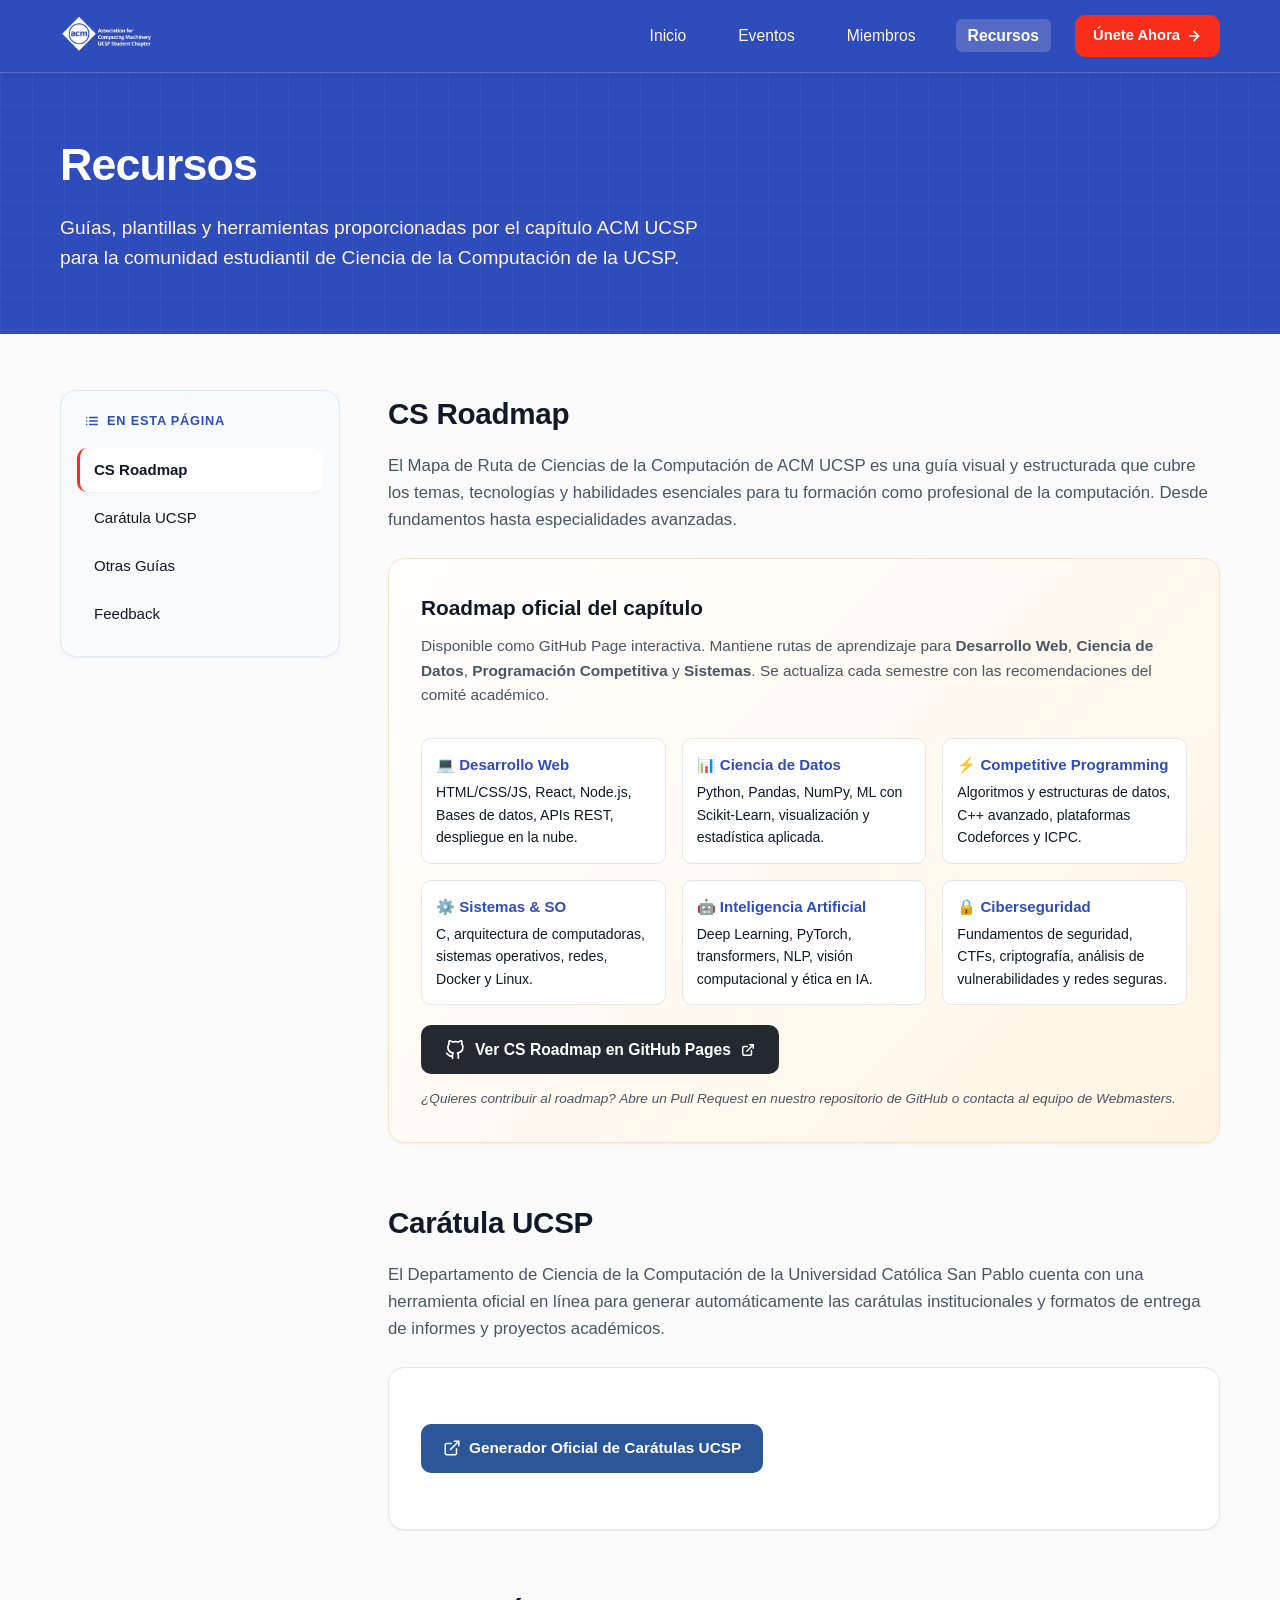
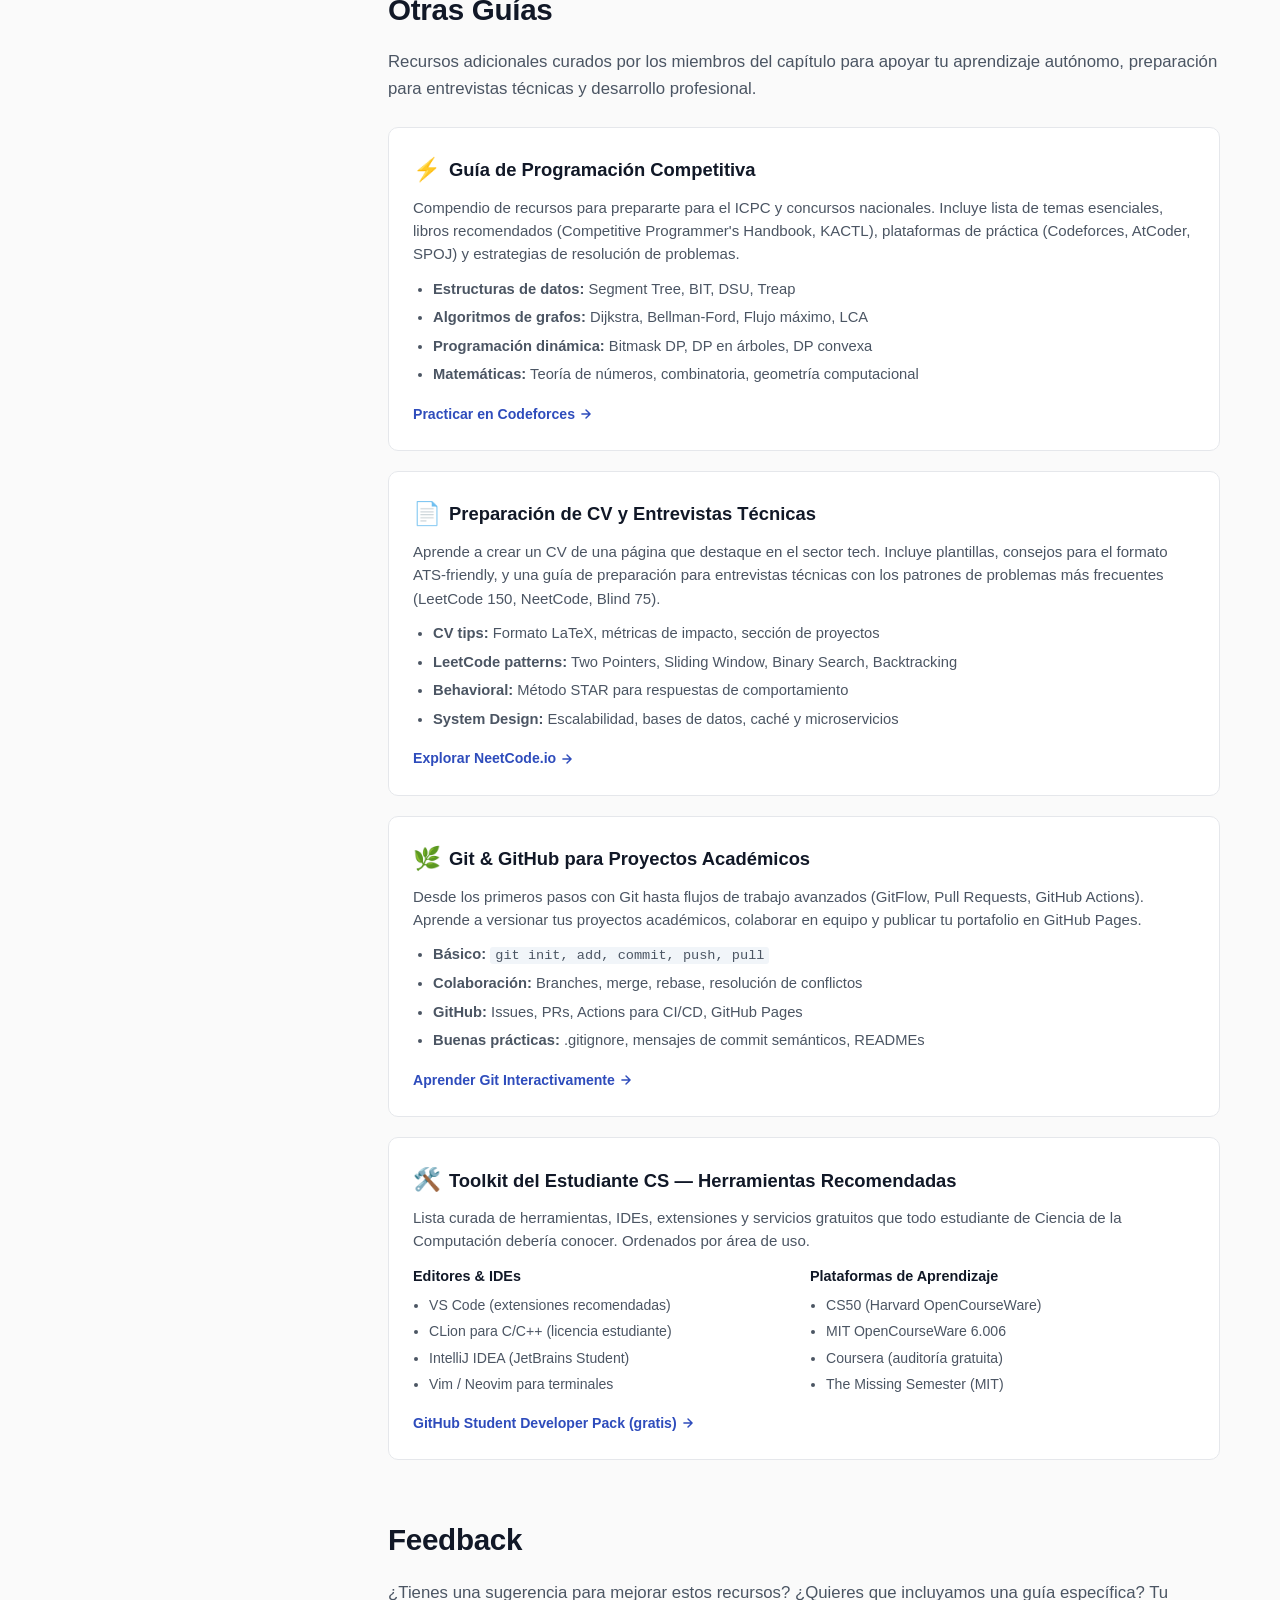
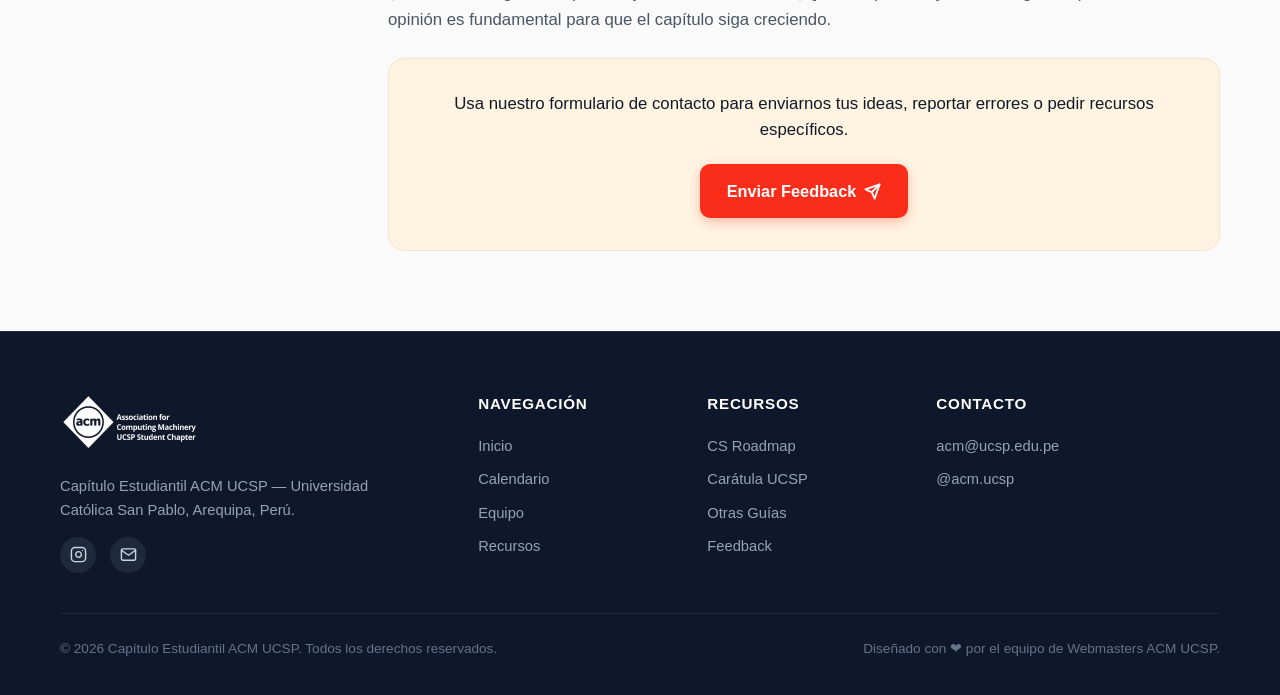
<file: resources.html>
<!DOCTYPE html>
<html lang="es">
<head>
  <meta charset="UTF-8" />
  <meta name="viewport" content="width=device-width, initial-scale=1.0" />
  <meta name="description" content="Recursos académicos y guías del Capítulo Estudiantil ACM UCSP — CS Roadmap, Carátula UCSP, Guías de estudio." />
  <title>Recursos | ACM UCSP Student Chapter</title>
  <link rel="stylesheet" href="css/styles.css" />
  <link rel="icon" type="image/png" href="logos/acmiconpge.png">
<link rel="apple-touch-icon" href="logos/acmiconpge.png">
</head>
<body>

  <!-- HEADER GLOBAL -->
  <header class="site-header">
    <div class="container">
      <a href="index.html" class="header-brand" aria-label="ACM UCSP — Inicio">
        <img src="logos/acm_ucsp2.webp" alt="ACM UCSP Logo" class="logo-img" width="145" height="67" loading="eager" decoding="async" />
      </a>
      <button class="mobile-toggle" id="mobileToggle" aria-label="Abrir menú" aria-expanded="false">
        <svg xmlns="http://www.w3.org/2000/svg" width="26" height="26" viewBox="0 0 24 24" fill="none"
             stroke="currentColor" stroke-width="2" stroke-linecap="round" stroke-linejoin="round">
          <line x1="3" y1="6" x2="21" y2="6"/><line x1="3" y1="12" x2="21" y2="12"/><line x1="3" y1="18" x2="21" y2="18"/>
        </svg>
      </button>
      <nav class="header-nav" id="headerNav" aria-label="Navegación principal">
        <ul class="nav-links">
          <li><a href="index.html" class="nav-link">Inicio</a></li>
          <li><a href="calendar.html" class="nav-link">Eventos</a></li>
          <li><a href="index.html#equipo" class="nav-link">Miembros</a></li>
          <li><a href="resources.html" class="nav-link active">Recursos</a></li>
        </ul>
        <a href="index.html#contacto" class="header-cta-btn">
          Únete Ahora
          <svg xmlns="http://www.w3.org/2000/svg" width="16" height="16" viewBox="0 0 24 24" fill="none"
               stroke="currentColor" stroke-width="2.5" stroke-linecap="round" stroke-linejoin="round">
            <path d="M5 12h14M12 5l7 7-7 7"/>
          </svg>
        </a>
      </nav>
    </div>
  </header>

  <main>
    <!-- ===================================================================
         HERO DE RECURSOS (estilo UIUC: azul primario, texto blanco)
    ==================================================================== -->
    <div class="resources-hero" aria-label="Encabezado de Recursos">
      <div class="container" style="position:relative;z-index:1;">
        <h1 class="resources-title">Recursos</h1>
        <p class="resources-subtitle">Guías, plantillas y herramientas proporcionadas por el capítulo ACM UCSP para la comunidad estudiantil de Ciencia de la Computación de la UCSP.</p>
      </div>
    </div>

    <!-- ===================================================================
         LAYOUT 2 COLUMNAS: Sidebar pegajoso + Contenido Principal
    ==================================================================== -->
    <div class="container">
      <div class="resources-layout">

        <!-- ============================================================
             SIDEBAR PEGAJOSO (Menú de navegación interno, estilo UIUC)
        ============================================================= -->
        <aside class="resources-sidebar" aria-label="Navegación de recursos" id="resourcesSidebar">
          <p class="sidebar-heading">
            <svg xmlns="http://www.w3.org/2000/svg" width="14" height="14" viewBox="0 0 24 24" fill="none"
                 stroke="currentColor" stroke-width="2.5" stroke-linecap="round" stroke-linejoin="round">
              <line x1="8" y1="6" x2="21" y2="6"/><line x1="8" y1="12" x2="21" y2="12"/>
              <line x1="8" y1="18" x2="21" y2="18"/><line x1="3" y1="6" x2="3.01" y2="6"/>
              <line x1="3" y1="12" x2="3.01" y2="12"/><line x1="3" y1="18" x2="3.01" y2="18"/>
            </svg>
            En esta página
          </p>
          <nav aria-label="Menú de secciones de recursos">
            <ul class="sidebar-nav-list" id="sidebarNavList">
              <li class="sidebar-nav-item">
                <a href="#cs-roadmap" class="sidebar-nav-link active" data-section="cs-roadmap">CS Roadmap</a>
              </li>
              <li class="sidebar-nav-item">
                <a href="#caratula" class="sidebar-nav-link" data-section="caratula">Carátula UCSP</a>
              </li>
              <li class="sidebar-nav-item">
                <a href="#guias" class="sidebar-nav-link" data-section="guias">Otras Guías</a>
              </li>
              <li class="sidebar-nav-item">
                <a href="index.html#contacto" class="sidebar-nav-link" data-section="feedback">Feedback</a>
              </li>
            </ul>
          </nav>
        </aside>

        <!-- ============================================================
             COLUMNA PRINCIPAL DE CONTENIDO
        ============================================================= -->
        <div class="resources-content-col">

          <!-- --------------------------------------------------------
               SECCIÓN 1: CS ROADMAP
               Enlace externo que redirige a GitHub Page
          --------------------------------------------------------- -->
          <section class="resource-section" id="cs-roadmap" aria-label="CS Roadmap">
            <h2 class="resource-section-title">CS Roadmap</h2>
            <p class="resource-lead-text">
              El Mapa de Ruta de Ciencias de la Computación de ACM UCSP es una guía visual y estructurada que cubre los temas, tecnologías y habilidades esenciales para tu formación como profesional de la computación. Desde fundamentos hasta especialidades avanzadas.
            </p>

            <div class="roadmap-feature-card">
              <div>
                <h3 style="font-size:1.3rem;font-weight:700;color:var(--text-dark);margin-bottom:10px;">
                  Roadmap oficial del capítulo
                </h3>
                <p style="color:var(--text-muted);font-size:0.96rem;line-height:1.6;margin-bottom:0;">
                  Disponible como GitHub Page interactiva. Mantiene rutas de aprendizaje para <strong>Desarrollo Web</strong>, <strong>Ciencia de Datos</strong>, <strong>Programación Competitiva</strong> y <strong>Sistemas</strong>. Se actualiza cada semestre con las recomendaciones del comité académico.
                </p>
              </div>

              <div class="roadmap-tracks-grid">
                <div class="track-box">
                  <strong>💻 Desarrollo Web</strong>
                  HTML/CSS/JS, React, Node.js, Bases de datos, APIs REST, despliegue en la nube.
                </div>
                <div class="track-box">
                  <strong>📊 Ciencia de Datos</strong>
                  Python, Pandas, NumPy, ML con Scikit-Learn, visualización y estadística aplicada.
                </div>
                <div class="track-box">
                  <strong>⚡ Competitive Programming</strong>
                  Algoritmos y estructuras de datos, C++ avanzado, plataformas Codeforces y ICPC.
                </div>
                <div class="track-box">
                  <strong>⚙️ Sistemas & SO</strong>
                  C, arquitectura de computadoras, sistemas operativos, redes, Docker y Linux.
                </div>
                <div class="track-box">
                  <strong>🤖 Inteligencia Artificial</strong>
                  Deep Learning, PyTorch, transformers, NLP, visión computacional y ética en IA.
                </div>
                <div class="track-box">
                  <strong>🔒 Ciberseguridad</strong>
                  Fundamentos de seguridad, CTFs, criptografía, análisis de vulnerabilidades y redes seguras.
                </div>
              </div>

              <div>
                <!-- Enlace externo a GitHub Page -->
                <a href="https://gaboe2.github.io/RoadMapCS-ACM/" target="_blank" rel="noopener noreferrer"
                   class="btn-github-external" aria-label="Ver el CS Roadmap en GitHub Pages">
                  <svg xmlns="http://www.w3.org/2000/svg" width="20" height="20" viewBox="0 0 24 24" fill="none"
                       stroke="currentColor" stroke-width="2" stroke-linecap="round" stroke-linejoin="round">
                    <path d="M9 19c-5 1.5-5-2.5-7-3m14 6v-3.87a3.37 3.37 0 0 0-.94-2.61c3.14-.35 6.44-1.54 6.44-7A5.44 5.44 0 0 0 20 4.77 5.07 5.07 0 0 0 19.91 1S18.73.65 16 2.48a13.38 13.38 0 0 0-7 0C6.27.65 5.09 1 5.09 1A5.07 5.07 0 0 0 5 4.77a5.44 5.44 0 0 0-1.5 3.78c0 5.42 3.3 6.61 6.44 7A3.37 3.37 0 0 0 9 18.13V22"/>
                  </svg>
                  Ver CS Roadmap en GitHub Pages
                  <svg xmlns="http://www.w3.org/2000/svg" width="14" height="14" viewBox="0 0 24 24" fill="none"
                       stroke="currentColor" stroke-width="2.5" stroke-linecap="round" stroke-linejoin="round">
                    <path d="M18 13v6a2 2 0 0 1-2 2H5a2 2 0 0 1-2-2V8a2 2 0 0 1 2-2h6"/>
                    <polyline points="15 3 21 3 21 9"/><line x1="10" y1="14" x2="21" y2="3"/>
                  </svg>
                </a>
              </div>

              <p style="font-size:0.85rem;color:var(--text-muted);margin-top:-6px;">
                <em>¿Quieres contribuir al roadmap? Abre un Pull Request en nuestro repositorio de GitHub o contacta al equipo de Webmasters.</em>
              </p>
            </div>
          </section>

          <!-- --------------------------------------------------------
               SECCIÓN 2: CARÁTULA UCSP
               Botones/enlaces para plantillas LaTeX y Word
          --------------------------------------------------------- -->
          <section class="resource-section" id="caratula" aria-label="Carátula UCSP">
            <h2 class="resource-section-title">Carátula UCSP</h2>
            <p class="resource-lead-text">
              El Departamento de Ciencia de la Computación de la Universidad Católica San Pablo cuenta con una herramienta oficial en línea para generar automáticamente las carátulas institucionales y formatos de entrega de informes y proyectos académicos.
            </p>

            <div class="caratula-container">
              <div class="caratula-buttons-row">
                <!-- Botón oficial online -->
                <a href="https://dc.ucsp.edu.pe/caratula/" target="_blank" rel="noopener noreferrer"
                   class="btn-template-word" aria-label="Generador de Carátula UCSP oficial en línea">
                  <svg xmlns="http://www.w3.org/2000/svg" width="18" height="18" viewBox="0 0 24 24" fill="none"
                       stroke="currentColor" stroke-width="2" stroke-linecap="round" stroke-linejoin="round">
                    <path d="M18 13v6a2 2 0 0 1-2 2H5a2 2 0 0 1-2-2V8a2 2 0 0 1 2-2h6"/>
                    <polyline points="15 3 21 3 21 9"/><line x1="10" y1="14" x2="21" y2="3"/>
                  </svg>
                  Generador Oficial de Carátulas UCSP
                </a>
              </div>
            </div>
          </section>

          <!-- --------------------------------------------------------
               SECCIÓN 3: OTRAS GUÍAS
          --------------------------------------------------------- -->
          <section class="resource-section" id="guias" aria-label="Otras guías y recursos">
            <h2 class="resource-section-title">Otras Guías</h2>
            <p class="resource-lead-text">
              Recursos adicionales curados por los miembros del capítulo para apoyar tu aprendizaje autónomo, preparación para entrevistas técnicas y desarrollo profesional.
            </p>

            <div class="guides-list">

              <!-- Guía 1: Programación Competitiva -->
              <article class="guide-item-card" aria-label="Guía de Programación Competitiva">
                <h3 class="guide-title">
                  <span style="font-size:1.4rem;" aria-hidden="true">⚡</span>
                  Guía de Programación Competitiva
                </h3>
                <p class="guide-desc">
                  Compendio de recursos para prepararte para el ICPC y concursos nacionales. Incluye lista de temas esenciales, libros recomendados (Competitive Programmer's Handbook, KACTL), plataformas de práctica (Codeforces, AtCoder, SPOJ) y estrategias de resolución de problemas.
                </p>
                <ul style="list-style:disc;padding-left:20px;color:var(--text-muted);font-size:0.92rem;margin-bottom:14px;display:flex;flex-direction:column;gap:5px;">
                  <li><strong>Estructuras de datos:</strong> Segment Tree, BIT, DSU, Treap</li>
                  <li><strong>Algoritmos de grafos:</strong> Dijkstra, Bellman-Ford, Flujo máximo, LCA</li>
                  <li><strong>Programación dinámica:</strong> Bitmask DP, DP en árboles, DP convexa</li>
                  <li><strong>Matemáticas:</strong> Teoría de números, combinatoria, geometría computacional</li>
                </ul>
                <a href="https://codeforces.com" target="_blank" rel="noopener noreferrer" class="guide-link-action" aria-label="Ir a Codeforces para practicar">
                  Practicar en Codeforces
                  <svg xmlns="http://www.w3.org/2000/svg" width="14" height="14" viewBox="0 0 24 24" fill="none" stroke="currentColor" stroke-width="2.5" stroke-linecap="round" stroke-linejoin="round"><path d="M5 12h14M12 5l7 7-7 7"/></svg>
                </a>
              </article>

              <!-- Guía 2: Preparación de CV y Entrevistas -->
              <article class="guide-item-card" aria-label="Guía de CV y Entrevistas Técnicas">
                <h3 class="guide-title">
                  <span style="font-size:1.4rem;" aria-hidden="true">📄</span>
                  Preparación de CV y Entrevistas Técnicas
                </h3>
                <p class="guide-desc">
                  Aprende a crear un CV de una página que destaque en el sector tech. Incluye plantillas, consejos para el formato ATS-friendly, y una guía de preparación para entrevistas técnicas con los patrones de problemas más frecuentes (LeetCode 150, NeetCode, Blind 75).
                </p>
                <ul style="list-style:disc;padding-left:20px;color:var(--text-muted);font-size:0.92rem;margin-bottom:14px;display:flex;flex-direction:column;gap:5px;">
                  <li><strong>CV tips:</strong> Formato LaTeX, métricas de impacto, sección de proyectos</li>
                  <li><strong>LeetCode patterns:</strong> Two Pointers, Sliding Window, Binary Search, Backtracking</li>
                  <li><strong>Behavioral:</strong> Método STAR para respuestas de comportamiento</li>
                  <li><strong>System Design:</strong> Escalabilidad, bases de datos, caché y microservicios</li>
                </ul>
                <a href="https://neetcode.io" target="_blank" rel="noopener noreferrer" class="guide-link-action" aria-label="Ver NeetCode para práctica de entrevistas">
                  Explorar NeetCode.io
                  <svg xmlns="http://www.w3.org/2000/svg" width="14" height="14" viewBox="0 0 24 24" fill="none" stroke="currentColor" stroke-width="2.5" stroke-linecap="round" stroke-linejoin="round"><path d="M5 12h14M12 5l7 7-7 7"/></svg>
                </a>
              </article>

              <!-- Guía 3: Git y GitHub para Proyectos Académicos -->
              <article class="guide-item-card" aria-label="Guía de Git y GitHub">
                <h3 class="guide-title">
                  <span style="font-size:1.4rem;" aria-hidden="true">🌿</span>
                  Git & GitHub para Proyectos Académicos
                </h3>
                <p class="guide-desc">
                  Desde los primeros pasos con Git hasta flujos de trabajo avanzados (GitFlow, Pull Requests, GitHub Actions). Aprende a versionar tus proyectos académicos, colaborar en equipo y publicar tu portafolio en GitHub Pages.
                </p>
                <ul style="list-style:disc;padding-left:20px;color:var(--text-muted);font-size:0.92rem;margin-bottom:14px;display:flex;flex-direction:column;gap:5px;">
                  <li><strong>Básico:</strong> <code style="background:#F1F5F9;padding:1px 5px;border-radius:3px;font-size:0.85rem;">git init, add, commit, push, pull</code></li>
                  <li><strong>Colaboración:</strong> Branches, merge, rebase, resolución de conflictos</li>
                  <li><strong>GitHub:</strong> Issues, PRs, Actions para CI/CD, GitHub Pages</li>
                  <li><strong>Buenas prácticas:</strong> .gitignore, mensajes de commit semánticos, READMEs</li>
                </ul>
                <a href="https://learngitbranching.js.org/?locale=es_ES" target="_blank" rel="noopener noreferrer" class="guide-link-action" aria-label="Aprender Git de forma interactiva">
                  Aprender Git Interactivamente
                  <svg xmlns="http://www.w3.org/2000/svg" width="14" height="14" viewBox="0 0 24 24" fill="none" stroke="currentColor" stroke-width="2.5" stroke-linecap="round" stroke-linejoin="round"><path d="M5 12h14M12 5l7 7-7 7"/></svg>
                </a>
              </article>

              <!-- Guía 4: Herramientas Esenciales del Estudiante CS -->
              <article class="guide-item-card" aria-label="Herramientas esenciales para estudiantes de CS">
                <h3 class="guide-title">
                  <span style="font-size:1.4rem;" aria-hidden="true">🛠️</span>
                  Toolkit del Estudiante CS — Herramientas Recomendadas
                </h3>
                <p class="guide-desc">
                  Lista curada de herramientas, IDEs, extensiones y servicios gratuitos que todo estudiante de Ciencia de la Computación debería conocer. Ordenados por área de uso.
                </p>
                <div style="display:grid;grid-template-columns:1fr 1fr;gap:12px;margin-bottom:14px;">
                  <div>
                    <p style="font-weight:700;font-size:0.9rem;color:var(--text-dark);margin-bottom:6px;">Editores & IDEs</p>
                    <ul style="list-style:disc;padding-left:16px;color:var(--text-muted);font-size:0.88rem;display:flex;flex-direction:column;gap:4px;">
                      <li>VS Code (extensiones recomendadas)</li>
                      <li>CLion para C/C++ (licencia estudiante)</li>
                      <li>IntelliJ IDEA (JetBrains Student)</li>
                      <li>Vim / Neovim para terminales</li>
                    </ul>
                  </div>
                  <div>
                    <p style="font-weight:700;font-size:0.9rem;color:var(--text-dark);margin-bottom:6px;">Plataformas de Aprendizaje</p>
                    <ul style="list-style:disc;padding-left:16px;color:var(--text-muted);font-size:0.88rem;display:flex;flex-direction:column;gap:4px;">
                      <li>CS50 (Harvard OpenCourseWare)</li>
                      <li>MIT OpenCourseWare 6.006</li>
                      <li>Coursera (auditoría gratuita)</li>
                      <li>The Missing Semester (MIT)</li>
                    </ul>
                  </div>
                </div>
                <a href="https://education.github.com/pack" target="_blank" rel="noopener noreferrer" class="guide-link-action" aria-label="Ver GitHub Student Developer Pack">
                  GitHub Student Developer Pack (gratis)
                  <svg xmlns="http://www.w3.org/2000/svg" width="14" height="14" viewBox="0 0 24 24" fill="none" stroke="currentColor" stroke-width="2.5" stroke-linecap="round" stroke-linejoin="round"><path d="M5 12h14M12 5l7 7-7 7"/></svg>
                </a>
              </article>

            </div><!-- /.guides-list -->
          </section>

          <!-- --------------------------------------------------------
               SECCIÓN 4: FEEDBACK (redirige al formulario de index)
          --------------------------------------------------------- -->
          <section class="resource-section" id="feedback" aria-label="Enviar feedback o sugerencias">
            <h2 class="resource-section-title">Feedback</h2>
            <p class="resource-lead-text">
              ¿Tienes una sugerencia para mejorar estos recursos? ¿Quieres que incluyamos una guía específica? Tu opinión es fundamental para que el capítulo siga creciendo.
            </p>
            <div style="background-color:var(--surface-cream);border:1px solid var(--border-cream);border-radius:var(--radius-lg);padding:32px;text-align:center;">
              <p style="font-size:1.05rem;color:var(--text-dark);font-weight:500;margin-bottom:20px;">
                Usa nuestro formulario de contacto para enviarnos tus ideas, reportar errores o pedir recursos específicos.
              </p>
              <a href="index.html#contacto" class="btn-primary" style="display:inline-flex;margin:0 auto;"
                 aria-label="Ir al formulario de contacto">
                Enviar Feedback
                <svg xmlns="http://www.w3.org/2000/svg" width="17" height="17" viewBox="0 0 24 24" fill="none"
                     stroke="currentColor" stroke-width="2.5" stroke-linecap="round" stroke-linejoin="round">
                  <line x1="22" y1="2" x2="11" y2="13"/><polygon points="22 2 15 22 11 13 2 9 22 2"/>
                </svg>
              </a>
            </div>
          </section>

        </div><!-- /.resources-content-col -->
      </div><!-- /.resources-layout -->
    </div><!-- /.container -->
  </main>

  <!-- FOOTER GLOBAL -->
  <footer class="site-footer" aria-label="Pie de página del sitio ACM UCSP">
    <div class="container">
      <div class="footer-grid">
        <div class="footer-col-brand">
          <img src="logos/acm_ucsp2.webp" alt="ACM UCSP Logo" class="footer-logo" width="145" height="67" loading="lazy" decoding="async" />
          <p class="footer-desc">Capítulo Estudiantil ACM UCSP — Universidad Católica San Pablo, Arequipa, Perú.</p>
          <div class="footer-social-row">
            <a href="https://www.instagram.com/acm.ucsp/" target="_blank" rel="noopener noreferrer" class="footer-social-btn" aria-label="Instagram">
              <svg xmlns="http://www.w3.org/2000/svg" width="17" height="17" viewBox="0 0 24 24" fill="none" stroke="currentColor" stroke-width="2" stroke-linecap="round" stroke-linejoin="round"><rect x="2" y="2" width="20" height="20" rx="5" ry="5"/><path d="M16 11.37A4 4 0 1 1 12.63 8 4 4 0 0 1 16 11.37z"/><line x1="17.5" y1="6.5" x2="17.51" y2="6.5"/></svg>
            </a>
            <a href="mailto:acm@ucsp.edu.pe" class="footer-social-btn" aria-label="Correo">
              <svg xmlns="http://www.w3.org/2000/svg" width="17" height="17" viewBox="0 0 24 24" fill="none" stroke="currentColor" stroke-width="2" stroke-linecap="round" stroke-linejoin="round"><path d="M4 4h16c1.1 0 2 .9 2 2v12c0 1.1-.9 2-2 2H4c-1.1 0-2-.9-2-2V6c0-1.1.9-2 2-2z"/><polyline points="22,6 12,13 2,6"/></svg>
            </a>
          </div>
        </div>
        <div>
          <p class="footer-heading">Navegación</p>
          <ul class="footer-nav-links">
            <li><a href="index.html">Inicio</a></li>
            <li><a href="calendar.html">Calendario</a></li>
            <li><a href="index.html#equipo">Equipo</a></li>
            <li><a href="resources.html">Recursos</a></li>
          </ul>
        </div>
        <div>
          <p class="footer-heading">Recursos</p>
          <ul class="footer-nav-links">
            <li><a href="#cs-roadmap">CS Roadmap</a></li>
            <li><a href="#caratula">Carátula UCSP</a></li>
            <li><a href="#guias">Otras Guías</a></li>
            <li><a href="index.html#contacto">Feedback</a></li>
          </ul>
        </div>
        <div>
          <p class="footer-heading">Contacto</p>
          <ul class="footer-nav-links">
            <li><a href="mailto:acm@ucsp.edu.pe">acm@ucsp.edu.pe</a></li>
            <li><a href="https://www.instagram.com/acm.ucsp/" target="_blank" rel="noopener noreferrer">@acm.ucsp</a></li>
          </ul>
        </div>
      </div>
      <div class="footer-bottom">
        <p>&copy; 2026 Capítulo Estudiantil ACM UCSP. Todos los derechos reservados.</p>
        <p>Diseñado con ❤ por el equipo de Webmasters ACM UCSP.</p>
      </div>
    </div>
  </footer>

  <script src="js/main.js"></script>
  <script src="js/resources.js"></script>
</body>
</html>
</file>
<file: css/styles.css>
/* ==========================================================================
   CAPÍTULO ESTUDIANTIL UCSP ACM - HOJA DE ESTILOS PRINCIPAL
   Inspirado en el diseño minimalista, editorial y académico de ACM UIUC.
   Adaptado a la identidad y colores del capítulo UCSP ACM.
   ========================================================================== */

/* --------------------------------------------------------------------------
   1. VARIABLES DE COLOR Y SISTEMA DE DISEÑO (OBLIGATORIAS)
   -------------------------------------------------------------------------- */
:root {
  /* Paleta requerida */
  --primary-blue: #2E4CBC;
  --surface-cream: #FFF4E2;
  --accent-red: #FA2D1A;
  --text-dark: #111827;
  --bg-main: #FAFAFA;

  /* Tonos complementarios armónicos */
  --primary-blue-hover: #243c96;
  --primary-blue-dark: #1E348A;
  --primary-blue-light: #4463D6;
  --accent-red-hover: #D82210;
  --surface-cream-hover: #FEEED4;
  --surface-white: #FFFFFF;
  --text-muted: #4B5563;
  --text-light: #F9FAFB;
  --border-light: #E5E7EB;
  --border-cream: #F3E3CA;
  --border-blue: rgba(255, 255, 255, 0.18);

  /* Sombras sutiles y elegantes (sin efectos cyberpunk ni glow) */
  --shadow-sm: 0 1px 2px 0 rgba(0, 0, 0, 0.05);
  --shadow-md: 0 4px 6px -1px rgba(0, 0, 0, 0.07), 0 2px 4px -2px rgba(0, 0, 0, 0.04);
  --shadow-lg: 0 10px 15px -3px rgba(0, 0, 0, 0.06), 0 4px 6px -4px rgba(0, 0, 0, 0.03);

  /* Radios de borde */
  --radius-sm: 6px;
  --radius-md: 10px;
  --radius-lg: 16px;
  --radius-xl: 22px;
  --radius-full: 9999px;

  /* Tipografía */
  --font-sans: -apple-system, BlinkMacSystemFont, "Segoe UI", Roboto, "Helvetica Neue", Arial, sans-serif;
  --font-mono: ui-monospace, SFMono-Regular, Menlo, Monaco, Consolas, "Liberation Mono", "Courier New", monospace;

  /* Transiciones */
  --transition-fast: 150ms ease;
  --transition-base: 220ms ease;
}

/* --------------------------------------------------------------------------
   2. RESET Y ESTILOS BASE
   -------------------------------------------------------------------------- */
*, *::before, *::after {
  box-sizing: border-box;
  margin: 0;
  padding: 0;
}

html {
  font-size: 16px;
  scroll-behavior: smooth;
  -webkit-text-size-adjust: 100%;
  background-color: var(--primary-blue);
  overscroll-behavior-x: none;
  overflow-x: clip;
}

body {
  font-family: var(--font-sans);
  background-color: var(--bg-main);
  color: var(--text-dark);
  line-height: 1.6;
  -webkit-font-smoothing: antialiased;
  -moz-osx-font-smoothing: grayscale;
  min-height: 100vh;
  display: flex;
  flex-direction: column;
  overflow-x: clip;
}

/* Contenedor global obligatorio */
.container {
  max-width: 1200px;
  margin: 0 auto;
  padding: 0 20px;
  width: 100%;
}

a {
  color: inherit;
  text-decoration: none;
  transition: color var(--transition-fast);
}

img {
  max-width: 100%;
  height: auto;
  display: block;
}

button, input, textarea, select {
  font-family: inherit;
  font-size: inherit;
}

/* --------------------------------------------------------------------------
   3. HEADER GLOBAL
   -------------------------------------------------------------------------- */
.site-header {
  background-color: var(--primary-blue);
  border-bottom: 1px solid var(--border-blue);
  position: sticky;
  top: 0;
  z-index: 100;
  box-shadow: 0 2px 10px rgba(0, 0, 0, 0.08);
}

.site-header .container {
  display: flex;
  align-items: center;
  justify-content: space-between;
  height: 72px;
}

/* Izquierda: SOLO el logo del ACM con altura máxima de 45px */
.header-brand {
  display: flex;
  align-items: center;
  text-decoration: none;
}

.header-brand .logo-img {
  max-height: 45px;
  width: auto;
  object-fit: contain;
  transition: transform var(--transition-fast);
}

.header-brand:hover .logo-img {
  transform: scale(1.02);
}

/* Derecha: Enlaces limpios en color crema/blanco */
.header-nav {
  display: flex;
  align-items: center;
  gap: 24px;
}

.nav-links {
  display: flex;
  align-items: center;
  list-style: none;
  gap: 28px;
}

.nav-link {
  color: var(--surface-cream);
  font-weight: 500;
  font-size: 0.98rem;
  padding: 8px 12px;
  border-radius: var(--radius-sm);
  transition: all var(--transition-fast);
}

.nav-link:hover {
  color: #FFFFFF;
  background-color: rgba(255, 244, 226, 0.12);
}

.nav-link.active {
  color: #FFFFFF;
  font-weight: 600;
  background-color: rgba(255, 244, 226, 0.18);
}

/* Botón de acción en el header estilo UIUC */
.header-cta-btn {
  background-color: var(--accent-red);
  color: #FFFFFF;
  font-weight: 600;
  font-size: 0.92rem;
  padding: 9px 18px;
  border-radius: var(--radius-md);
  border: none;
  cursor: pointer;
  display: inline-flex;
  align-items: center;
  gap: 6px;
  transition: background-color var(--transition-fast), transform var(--transition-fast);
}

.header-cta-btn:hover {
  background-color: var(--accent-red-hover);
  transform: translateY(-1px);
}

/* Botón menú móvil */
.mobile-toggle {
  display: none;
  background: none;
  border: none;
  color: var(--surface-cream);
  font-size: 1.5rem;
  cursor: pointer;
  padding: 6px;
}

/* --------------------------------------------------------------------------
   4. HERO SECTION (PÁGINA PRINCIPAL)
   -------------------------------------------------------------------------- */
.hero-section {
  background-color: var(--primary-blue);
  color: #FFFFFF;
  padding: 56px 0 64px 0;
  position: relative;
  overflow: hidden;
}

/* Sutil trama técnica cuadriculada (estilo ingeniería CS como en UIUC) */
.hero-section::before {
  content: "";
  position: absolute;
  top: 0;
  left: 0;
  right: 0;
  bottom: 0;
  background-image: 
    linear-gradient(rgba(255, 255, 255, 0.04) 1px, transparent 1px),
    linear-gradient(90deg, rgba(255, 255, 255, 0.04) 1px, transparent 1px);
  background-size: 32px 32px;
  pointer-events: none;
}

.hero-grid {
  display: grid;
  grid-template-columns: 1fr 1fr;
  gap: 48px;
  align-items: center;
  position: relative;
  z-index: 1;
}

/* Hero Izquierda */
.hero-content {
  display: flex;
  flex-direction: column;
  justify-content: center;
}

.hero-badge {
  display: inline-flex;
  align-items: center;
  gap: 8px;
  background-color: rgba(255, 244, 226, 0.15);
  color: var(--surface-cream);
  padding: 6px 14px;
  border-radius: var(--radius-full);
  font-size: 0.85rem;
  font-weight: 600;
  letter-spacing: 0.03em;
  margin-bottom: 20px;
  width: fit-content;
  border: 1px solid rgba(255, 244, 226, 0.25);
}

.hero-title {
  font-size: 3.1rem;
  font-weight: 800;
  line-height: 1.15;
  color: #FFFFFF;
  margin-bottom: 20px;
  letter-spacing: -0.02em;
}

.hero-title span {
  color: var(--surface-cream);
}

.hero-description {
  font-size: 1.25rem;
  color: var(--surface-cream);
  margin-bottom: 32px;
  line-height: 1.55;
  font-weight: 400;
  max-width: 520px;
}

/* Botones del Hero */
.hero-actions {
  display: flex;
  gap: 16px;
  align-items: center;
  flex-wrap: wrap;
  margin-bottom: 32px;
}

.btn-primary {
  background-color: var(--accent-red);
  color: #FFFFFF;
  font-weight: 600;
  font-size: 1.02rem;
  padding: 13px 26px;
  border-radius: var(--radius-md);
  border: 1px solid transparent;
  display: inline-flex;
  align-items: center;
  gap: 8px;
  cursor: pointer;
  transition: all var(--transition-fast);
  box-shadow: 0 4px 12px rgba(250, 45, 26, 0.28);
}

.btn-primary:hover {
  background-color: var(--accent-red-hover);
  transform: translateY(-2px);
  box-shadow: 0 6px 16px rgba(250, 45, 26, 0.35);
}

.btn-secondary {
  background-color: transparent;
  color: #FFFFFF;
  border: 2px solid #FFFFFF;
  font-weight: 600;
  font-size: 1.02rem;
  padding: 12px 24px;
  border-radius: var(--radius-md);
  display: inline-flex;
  align-items: center;
  gap: 8px;
  cursor: pointer;
  transition: all var(--transition-fast);
}

.btn-secondary:hover {
  background-color: rgba(255, 255, 255, 0.15);
  transform: translateY(-2px);
}

/* Íconos minimalistas estilo UIUC inmediatamente debajo de los botones */
.hero-socials {
  display: flex;
  align-items: center;
  gap: 22px;
  padding-top: 6px;
}

.social-icon-link {
  color: var(--surface-cream);
  display: inline-flex;
  align-items: center;
  justify-content: center;
  transition: all var(--transition-fast);
  opacity: 0.9;
}

.social-icon-link:hover {
  color: #FFFFFF;
  opacity: 1;
  transform: translateY(-2px);
}

.social-icon-link svg {
  width: 25px;
  height: 25px;
  stroke-width: 1.8;
}

/* Hero Derecha: figure contenedor del carrusel */
.hero-media {
  margin: 0;
  position: relative;
  border-radius: var(--radius-xl);
  overflow: hidden;
  box-shadow: 0 20px 35px -8px rgba(10, 20, 50, 0.45);
  border: 1px solid rgba(255, 255, 255, 0.2);
  background-color: rgba(255, 255, 255, 0.05);
}

.hero-media-carousel {
  width: 100%;
  height: 380px;
  position: relative;
  overflow: hidden;
}

.carousel-track {
  display: flex;
  width: 100%;
  height: 100%;
  transition: transform 0.6s cubic-bezier(0.25, 1, 0.5, 1);
}

.carousel-slide {
  min-width: 100%;
  height: 100%;
  position: relative;
  flex-shrink: 0;
}

.carousel-slide img {
  width: 100%;
  height: 100%;
  object-fit: cover;
  display: block;
}

.carousel-arrow {
  position: absolute;
  top: 50%;
  transform: translateY(-50%);
  width: 36px;
  height: 36px;
  border-radius: 50%;
  background: rgba(15, 23, 42, 0.5);
  backdrop-filter: blur(4px);
  border: 1px solid rgba(255, 255, 255, 0.25);
  color: #FFFFFF;
  display: flex;
  align-items: center;
  justify-content: center;
  cursor: pointer;
  transition: all var(--transition-fast);
  z-index: 10;
  padding: 0;
}

.carousel-arrow:hover {
  background: var(--accent-red);
  border-color: var(--accent-red);
  transform: translateY(-50%) scale(1.08);
}

.carousel-arrow-prev { left: 12px; }
.carousel-arrow-next { right: 12px; }

.carousel-dots {
  position: absolute;
  bottom: 14px;
  left: 50%;
  transform: translateX(-50%);
  display: flex;
  gap: 8px;
  z-index: 10;
}

.carousel-dot {
  width: 9px;
  height: 9px;
  border-radius: 50%;
  background: rgba(255, 255, 255, 0.45);
  border: none;
  padding: 0;
  cursor: pointer;
  transition: all var(--transition-fast);
}

.carousel-dot.active {
  background: var(--surface-cream);
  width: 22px;
  border-radius: 5px;
}

.hero-media img {
  width: 100%;
  height: 380px;
  object-fit: cover;
  display: block;
  transition: transform 400ms ease;
}

.hero-media:hover img {
  transform: scale(1.02);
}

/* --------------------------------------------------------------------------
   5. SECCIÓN 'UP NEXT' (PRÓXIMOS EVENTOS)
   -------------------------------------------------------------------------- */
.section-up-next {
  background-color: var(--bg-main);
  padding: 64px 0 56px 0;
}

.section-header-flex {
  display: flex;
  justify-content: space-between;
  align-items: flex-end;
  margin-bottom: 32px;
  flex-wrap: wrap;
  gap: 16px;
}

.section-title {
  font-size: 2rem;
  font-weight: 700;
  color: var(--text-dark);
  letter-spacing: -0.01em;
}

.section-subtitle {
  color: var(--text-muted);
  font-size: 1rem;
  margin-top: 4px;
}

.section-header-actions {
  display: flex;
  gap: 12px;
  align-items: center;
}

.btn-pill-outline {
  display: inline-flex;
  align-items: center;
  gap: 8px;
  font-size: 0.9rem;
  font-weight: 600;
  color: var(--primary-blue);
  background-color: #FFFFFF;
  border: 1px solid var(--border-light);
  padding: 8px 16px;
  border-radius: var(--radius-full);
  transition: all var(--transition-fast);
  box-shadow: var(--shadow-sm);
}

.btn-pill-outline:hover {
  background-color: var(--surface-cream);
  border-color: var(--primary-blue);
  color: var(--primary-blue-dark);
}

/* Contenedor de Tarjetas Horizontales con fondo --surface-cream */
.up-next-grid {
  display: grid;
  grid-template-columns: repeat(3, 1fr);
  gap: 24px;
}

.event-card-horizontal {
  background-color: var(--surface-cream);
  border: 1px solid var(--border-cream);
  border-radius: var(--radius-lg);
  padding: 24px;
  display: flex;
  flex-direction: column;
  justify-content: space-between;
  box-shadow: var(--shadow-sm);
  transition: transform var(--transition-fast), box-shadow var(--transition-fast);
}

.event-card-horizontal:hover {
  transform: translateY(-3px);
  box-shadow: var(--shadow-md);
}

.card-top {
  margin-bottom: 20px;
}

.event-card-title {
  font-size: 1.25rem;
  font-weight: 700;
  color: var(--text-dark);
  margin-bottom: 6px;
  line-height: 1.3;
}

.event-host {
  font-size: 0.88rem;
  color: var(--primary-blue);
  font-weight: 600;
  margin-bottom: 12px;
}

.event-desc {
  font-size: 0.94rem;
  color: var(--text-muted);
  line-height: 1.5;
}

.card-meta {
  display: flex;
  flex-direction: column;
  gap: 8px;
  border-top: 1px solid rgba(0, 0, 0, 0.08);
  padding-top: 16px;
}

.meta-row {
  display: flex;
  align-items: center;
  gap: 8px;
  font-size: 0.86rem;
  color: var(--text-dark);
  font-weight: 500;
}

.meta-row svg {
  width: 16px;
  height: 16px;
  stroke: var(--primary-blue);
  flex-shrink: 0;
}

.meta-badge-recur {
  background-color: rgba(46, 76, 188, 0.12);
  color: var(--primary-blue);
  font-size: 0.76rem;
  font-weight: 600;
  padding: 2px 7px;
  border-radius: var(--radius-sm);
  margin-left: auto;
}

.card-footer-action {
  margin-top: 16px;
  display: flex;
  justify-content: flex-end;
}

.btn-rsvp-tag {
  background-color: var(--primary-blue);
  color: #FFFFFF;
  font-size: 0.82rem;
  font-weight: 600;
  padding: 6px 14px;
  border-radius: var(--radius-md);
  border: none;
  cursor: pointer;
  transition: background-color var(--transition-fast);
}

.btn-rsvp-tag:hover {
  background-color: var(--primary-blue-hover);
}

/* --------------------------------------------------------------------------
   6. SECCIÓN 'EVENTOS PASADOS'
   -------------------------------------------------------------------------- */
.section-past-events {
  background-color: #FFFFFF;
  padding: 72px 0;
  border-top: 1px solid var(--border-light);
  border-bottom: 1px solid var(--border-light);
}

.past-events-grid {
  display: grid;
  grid-template-columns: repeat(4, 1fr);
  gap: 24px;
}

.past-event-card {
  background-color: var(--bg-main);
  border: 1px solid var(--border-light);
  border-radius: var(--radius-md);
  overflow: hidden;
  display: flex;
  flex-direction: column;
  height: 100%;
  transition: transform var(--transition-fast), box-shadow var(--transition-fast);
}

.past-event-card:hover {
  transform: translateY(-4px);
  box-shadow: var(--shadow-md);
}

.past-event-img-wrap {
  width: 100%;
  height: 170px;
  overflow: hidden;
  background-color: #E2E8F0;
}

.past-event-banner {
  height: 175px;
  min-height: 175px;
  padding: 18px;
  position: relative;
  display: flex;
  flex-direction: column;
  justify-content: space-between;
  color: #ffffff;
  isolation: isolate;
}

.past-event-banner::before {
  content: "";
  position: absolute;
  inset: 10px;
  z-index: 1;
  border: 1px solid rgba(255, 255, 255, 0.22);
  border-radius: 8px;
  pointer-events: none;
  background-image: repeating-linear-gradient(0deg, transparent 0 17px, rgba(255, 255, 255, 0.06) 18px), repeating-linear-gradient(135deg, transparent 0 23px, rgba(255, 255, 255, 0.06) 24px);
}

.past-event-banner--competencia { background: linear-gradient(135deg, #7f1d1d 0%, #b91c1c 100%); }
.past-event-banner--workshop { background: linear-gradient(135deg, #115e59 0%, #0f766e 100%); }
.past-event-banner--charla { background: linear-gradient(135deg, #172554 0%, #1d4ed8 100%); }
.past-event-banner--social { background: linear-gradient(135deg, #312e81 0%, #4338ca 100%); }
.past-event-banner--general { background: linear-gradient(135deg, #172554 0%, #1d4ed8 100%); }

.past-event-banner-tag {
  position: static;
  padding: 4px 10px;
  border-radius: 999px;
  background: rgba(255, 255, 255, 0.16);
  color: #FFFFFF;
  font-size: 0.7rem;
  font-weight: 700;
  letter-spacing: 0.06em;
  text-transform: uppercase;
  width: fit-content;
}

.past-event-banner-copy {
  position: relative;
  z-index: 1;
  width: 100%;
  text-align: center;
}

.past-event-banner-title {
  display: -webkit-box;
  overflow: hidden;
  color: #FFFFFF;
  font-size: 1.05rem;
  font-weight: 700;
  line-height: 1.3;
  overflow-wrap: anywhere;
  -webkit-box-orient: vertical;
  -webkit-line-clamp: 3;
}

.past-event-banner-subtitle {
  margin: 0;
  color: rgba(255, 255, 255, 0.75);
  font-size: 0.75rem;
}

.past-event-img-wrap img {
  width: 100%;
  height: 100%;
  object-fit: cover;
  transition: transform 300ms ease;
}

.past-event-card:hover .past-event-img-wrap img {
  transform: scale(1.05);
}

.past-event-body {
  padding: 18px;
  display: flex;
  flex-direction: column;
  flex: 1;
}

.past-event-tag {
  font-size: 0.75rem;
  font-weight: 700;
  text-transform: uppercase;
  color: var(--accent-red);
  letter-spacing: 0.04em;
  margin-bottom: 6px;
}

.past-event-title {
  font-size: 1.08rem;
  font-weight: 700;
  color: var(--text-dark);
  margin-bottom: 8px;
  line-height: 1.35;
}

.past-event-desc {
  font-size: 0.88rem;
  color: var(--text-muted);
  line-height: 1.5;
  margin-bottom: 0;
  flex-grow: 1;
  display: -webkit-box;
  -webkit-line-clamp: 3;
  -webkit-box-orient: vertical;
  overflow: hidden;
}

.past-event-meta {
  font-size: 0.82rem;
  color: #6B7280;
  display: flex;
  align-items: center;
  gap: 6px;
  margin-top: auto;
  padding-top: 12px;
}

/* --------------------------------------------------------------------------
   7. SECCIÓN 'NUESTRO EQUIPO 2026'
   -------------------------------------------------------------------------- */
.section-team {
  background-color: var(--bg-main);
  padding: 80px 0;
}

.team-grid {
  display: flex;
  flex-wrap: wrap;
  justify-content: center;
  gap: 24px;
  margin-top: 40px;
}

.team-card {
  flex: 0 1 calc(25% - 24px);
  min-width: 230px;
  max-width: 270px;
  background-color: #FFFFFF;
  border: 1px solid var(--border-light);
  border-radius: var(--radius-lg);
  padding: 28px 20px;
  text-align: center;
  display: flex;
  flex-direction: column;
  align-items: center;
  box-shadow: var(--shadow-sm);
  transition: transform var(--transition-fast), box-shadow var(--transition-fast), border-color var(--transition-fast);
}

.team-card:hover {
  transform: translateY(-4px);
  box-shadow: var(--shadow-md);
  border-color: #CBD5E1;
}

/* Foto cuadrada/redondeada */
.member-avatar {
  width: 120px;
  height: 120px;
  border-radius: var(--radius-lg);
  object-fit: cover;
  margin-bottom: 18px;
  border: 3px solid var(--surface-cream);
  box-shadow: 0 4px 10px rgba(0, 0, 0, 0.06);
}

.member-name {
  font-size: 1.15rem;
  font-weight: 700;
  color: var(--text-dark);
  margin-bottom: 4px;
}

.member-role {
  font-size: 0.88rem;
  font-weight: 600;
  color: var(--primary-blue);
  background-color: rgba(46, 76, 188, 0.08);
  padding: 4px 12px;
  border-radius: var(--radius-full);
  margin-bottom: 18px;
  display: inline-block;
}

/* 3 Íconos circulares debajo (Instagram, Facebook, LinkedIn) */
.member-socials {
  display: flex;
  justify-content: center;
  gap: 12px;
}

.circular-social-btn {
  width: 36px;
  height: 36px;
  border-radius: var(--radius-full);
  background-color: var(--bg-main);
  border: 1px solid var(--border-light);
  color: var(--text-muted);
  display: inline-flex;
  align-items: center;
  justify-content: center;
  transition: all var(--transition-fast);
}

.circular-social-btn:hover {
  background-color: var(--primary-blue);
  color: #FFFFFF;
  border-color: var(--primary-blue);
  transform: translateY(-2px);
}

.circular-social-btn svg {
  width: 17px;
  height: 17px;
}

/* --------------------------------------------------------------------------
   8. SECCIÓN 'CONTACTO / FEEDBACK'
   -------------------------------------------------------------------------- */
.section-contact {
  background-color: #FFFFFF;
  padding: 80px 0;
  border-top: 1px solid var(--border-light);
}

.contact-wrapper {
  max-width: 680px;
  margin: 0 auto;
  background-color: var(--bg-main);
  border: 1px solid var(--border-light);
  border-radius: var(--radius-xl);
  padding: 44px;
  box-shadow: var(--shadow-md);
}

.contact-intro {
  text-align: center;
  margin-bottom: 32px;
}

.contact-intro h2 {
  font-size: 2rem;
  font-weight: 700;
  color: var(--text-dark);
  margin-bottom: 8px;
}

.contact-intro p {
  color: var(--text-muted);
  font-size: 1rem;
}

.contact-form {
  display: flex;
  flex-direction: column;
  gap: 20px;
}

.form-group {
  display: flex;
  flex-direction: column;
  gap: 8px;
}

.form-group label {
  font-size: 0.92rem;
  font-weight: 600;
  color: var(--text-dark);
}

.form-input, .form-textarea {
  width: 100%;
  padding: 12px 16px;
  border-radius: var(--radius-md);
  border: 1px solid var(--border-light);
  background-color: #FFFFFF;
  font-size: 0.98rem;
  color: var(--text-dark);
  transition: border-color var(--transition-fast), box-shadow var(--transition-fast);
  outline: none;
}

.form-input:focus, .form-textarea:focus {
  border-color: var(--primary-blue);
  box-shadow: 0 0 0 3px rgba(46, 76, 188, 0.15);
}

.form-textarea {
  min-height: 130px;
  resize: vertical;
}

.btn-submit {
  background-color: var(--accent-red);
  color: #FFFFFF;
  font-weight: 600;
  font-size: 1.05rem;
  padding: 14px 28px;
  border-radius: var(--radius-md);
  border: none;
  cursor: pointer;
  display: inline-flex;
  align-items: center;
  justify-content: center;
  gap: 10px;
  transition: all var(--transition-fast);
  box-shadow: 0 4px 10px rgba(250, 45, 26, 0.25);
  margin-top: 6px;
}

.btn-submit:hover {
  background-color: var(--accent-red-hover);
  transform: translateY(-2px);
  box-shadow: 0 6px 14px rgba(250, 45, 26, 0.35);
}

.form-toast {
  display: none;
  padding: 14px 18px;
  border-radius: var(--radius-md);
  font-size: 0.94rem;
  font-weight: 500;
  margin-top: 16px;
}

.form-toast.success {
  display: flex;
  align-items: center;
  gap: 10px;
  background-color: #ECFDF5;
  color: #065F46;
  border: 1px solid #A7F3D0;
}

/* --------------------------------------------------------------------------
   9. PÁGINA DE CALENDARIO (calendar.html)
   -------------------------------------------------------------------------- */
.calendar-page-header {
  background-color: #FFFFFF;
  border-bottom: 1px solid var(--border-light);
  padding: 32px 0 24px 0;
}

.calendar-page-title-row {
  display: flex;
  justify-content: space-between;
  align-items: center;
  flex-wrap: wrap;
  gap: 16px;
  margin-bottom: 24px;
  min-width: 0;
}

.calendar-h1 {
  font-size: 2.3rem;
  font-weight: 800;
  color: var(--text-dark);
  letter-spacing: -0.02em;
}

.calendar-month-indicator {
  font-size: 1.35rem;
  font-weight: 700;
  color: var(--text-dark);
  margin-bottom: 12px;
}

/* Barra de controles estilo UIUC */
.calendar-controls-bar {
  display: flex;
  align-items: center;
  justify-content: space-between;
  flex-wrap: wrap;
  gap: 16px;
  min-width: 0;
}

.controls-left-group {
  display: flex;
  align-items: center;
  gap: 12px;
  min-width: 0;
}

.btn-cal-today {
  background-color: var(--primary-blue-dark);
  color: #FFFFFF;
  font-size: 0.88rem;
  font-weight: 600;
  padding: 7px 16px;
  border-radius: var(--radius-sm);
  border: none;
  cursor: pointer;
  transition: background-color var(--transition-fast);
}

.btn-cal-today:hover {
  background-color: var(--primary-blue);
}

.btn-cal-nav {
  background-color: var(--primary-blue-dark);
  color: #FFFFFF;
  width: 32px;
  height: 32px;
  border-radius: var(--radius-sm);
  border: none;
  display: inline-flex;
  align-items: center;
  justify-content: center;
  cursor: pointer;
  transition: background-color var(--transition-fast);
}

.btn-cal-nav:hover {
  background-color: var(--primary-blue);
}

.controls-right-group {
  display: flex;
  align-items: center;
  gap: 12px;
  flex-wrap: wrap;
  flex: 1 1 520px;
  justify-content: flex-end;
  min-width: 0;
}

.select-cal {
  padding: 7px 12px;
  border: 1px solid var(--border-light);
  border-radius: var(--radius-sm);
  background-color: #FFFFFF;
  font-size: 0.88rem;
  color: var(--text-dark);
  cursor: pointer;
  max-width: 100%;
  min-width: 0;
}

.search-cal-input {
  padding: 7px 14px;
  border: 1px solid var(--border-light);
  border-radius: var(--radius-sm);
  font-size: 0.88rem;
  width: 170px;
  max-width: 100%;
  min-width: 0;
}

.btn-add-all-events {
  background-color: var(--primary-blue-dark);
  color: #FFFFFF;
  font-size: 0.88rem;
  font-weight: 600;
  padding: 8px 16px;
  border-radius: var(--radius-sm);
  border: none;
  cursor: pointer;
  display: inline-flex;
  align-items: center;
  gap: 6px;
  transition: background-color var(--transition-fast);
}

.btn-add-all-events:hover {
  background-color: var(--primary-blue);
}

/* Layout Calendario 2 columnas (Cuadrícula izquierda + Detalles derecha) */
.calendar-layout-grid {
  display: grid;
  grid-template-columns: minmax(0, 1fr) 340px;
  gap: 28px;
  padding: 32px 0 64px 0;
  align-items: start;
  width: 100%;
  max-width: 100%;
  min-width: 0;
}

.calendar-layout-grid > *,
.calendar-board {
  min-width: 0;
  max-width: 100%;
}

.calendar-board {
  background-color: #FFFFFF;
  border: 1px solid var(--border-light);
  border-radius: var(--radius-md);
  overflow: hidden;
  box-shadow: var(--shadow-sm);
}

/* Cabecera de 7 columnas (Lunes a Domingo) */
.calendar-weekday-header {
  display: grid;
  grid-template-columns: repeat(7, minmax(0, 1fr));
  background-color: var(--primary-blue);
  color: #FFFFFF;
  text-align: center;
  font-size: 0.85rem;
  font-weight: 700;
  padding: 10px 0;
  border-bottom: 2px solid var(--primary-blue-dark);
}

.calendar-days-grid {
  display: grid;
  grid-template-columns: repeat(7, minmax(0, 1fr));
  grid-auto-rows: minmax(105px, auto);
  border-top: 1px solid var(--border-light);
}

.cal-day-cell {
  border-right: 1px solid var(--border-light);
  border-bottom: 1px solid var(--border-light);
  padding: 6px 6px;
  background-color: #FFFFFF;
  display: flex;
  flex-direction: column;
  position: relative;
  transition: background-color var(--transition-fast);
  min-width: 0;
  overflow: hidden;
}

.cal-day-cell:nth-child(7n) {
  border-right: none;
}

.cal-day-cell.other-month {
  background-color: #F8FAFC;
  color: #94A3B8;
}

.cal-day-cell.today {
  background-color: #F0F4FF;
}

.day-number {
  font-size: 0.82rem;
  font-weight: 700;
  color: var(--text-dark);
  align-self: flex-end;
  margin-bottom: 4px;
}

.cal-day-cell.other-month .day-number {
  color: #94A3B8;
}

.cal-day-cell.today .day-number {
  color: var(--primary-blue);
  background-color: #DBEAFE;
  padding: 2px 6px;
  border-radius: var(--radius-full);
}

/* Píldoras de eventos en el calendario */
.cal-event-pill {
  font-size: 0.72rem;
  font-weight: 600;
  color: #FFFFFF;
  padding: 3px 6px;
  border-radius: var(--radius-sm);
  margin-bottom: 4px;
  cursor: pointer;
  white-space: nowrap;
  overflow: hidden;
  text-overflow: ellipsis;
  display: block;
  width: 100%;
  min-width: 0;
  max-width: 100%;
  transition: opacity var(--transition-fast), transform var(--transition-fast);
}

.cal-event-pill:hover {
  opacity: 0.88;
  transform: translateX(1px);
}

/* Colores de prueba estilo UIUC */
.pill-blue { background-color: var(--primary-blue); }
.pill-orange { background-color: #E25822; }
.pill-red { background-color: var(--accent-red); }
.pill-crimson { background-color: #991B1B; }
.pill-navy { background-color: #0F172A; }
.pill-teal { background-color: #0D9488; }

/* Panel de detalles del evento a la derecha */
.calendar-details-panel {
  background-color: #FFFFFF;
  border: 1px solid var(--border-light);
  border-radius: var(--radius-md);
  padding: 24px;
  box-shadow: var(--shadow-sm);
  position: sticky;
  top: 96px;
}

.details-panel-empty {
  text-align: center;
  color: var(--text-muted);
  font-size: 0.95rem;
  padding: 40px 10px;
}

.details-content-active {
  display: none;
}

.details-badge {
  display: inline-block;
  font-size: 0.75rem;
  font-weight: 700;
  text-transform: uppercase;
  color: var(--accent-red);
  margin-bottom: 8px;
}

.details-title {
  font-size: 1.35rem;
  font-weight: 700;
  color: var(--text-dark);
  margin-bottom: 12px;
  line-height: 1.3;
}

.details-meta-list {
  display: flex;
  flex-direction: column;
  gap: 10px;
  margin-bottom: 18px;
  font-size: 0.9rem;
  color: var(--text-dark);
}

.details-meta-item {
  display: flex;
  align-items: center;
  gap: 8px;
}

.details-meta-item svg {
  width: 17px;
  height: 17px;
  stroke: var(--primary-blue);
  flex-shrink: 0;
}

.details-description {
  font-size: 0.92rem;
  color: var(--text-muted);
  line-height: 1.55;
  border-top: 1px solid var(--border-light);
  padding-top: 14px;
  margin-bottom: 20px;
}

.btn-add-gcal {
  width: 100%;
  background-color: var(--accent-red);
  color: #FFFFFF;
  font-weight: 600;
  font-size: 0.92rem;
  padding: 10px 16px;
  border-radius: var(--radius-md);
  border: none;
  cursor: pointer;
  display: inline-flex;
  align-items: center;
  justify-content: center;
  gap: 8px;
  transition: background-color var(--transition-fast);
}

.btn-add-gcal:hover {
  background-color: var(--accent-red-hover);
}

/* --------------------------------------------------------------------------
   10. PÁGINA DE RECURSOS (resources.html)
   -------------------------------------------------------------------------- */
.resources-hero {
  background-color: var(--primary-blue);
  color: #FFFFFF;
  padding: 56px 0 60px 0;
  position: relative;
  overflow: hidden;
}

.resources-hero::before {
  content: "";
  position: absolute;
  top: 0; left: 0; right: 0; bottom: 0;
  background-image: 
    linear-gradient(rgba(255, 255, 255, 0.04) 1px, transparent 1px),
    linear-gradient(90deg, rgba(255, 255, 255, 0.04) 1px, transparent 1px);
  background-size: 32px 32px;
  pointer-events: none;
}

.resources-title {
  font-size: 2.8rem;
  font-weight: 800;
  color: #FFFFFF;
  margin-bottom: 12px;
  letter-spacing: -0.02em;
}

.resources-subtitle {
  font-size: 1.2rem;
  color: var(--surface-cream);
  max-width: 680px;
}

/* Layout de 2 columnas estilo UIUC */
.resources-layout {
  display: grid;
  grid-template-columns: 280px 1fr;
  gap: 48px;
  padding: 56px 0 80px 0;
  align-items: start;
}

/* Sidebar Pegajoso estilo UIUC */
.resources-sidebar {
  position: sticky;
  top: 96px;
  background-color: #F8FAFC;
  border: 1px solid #E2E8F0;
  border-radius: var(--radius-lg);
  padding: 20px 16px;
  box-shadow: var(--shadow-sm);
}

.sidebar-heading {
  font-size: 0.8rem;
  font-weight: 700;
  text-transform: uppercase;
  color: var(--primary-blue);
  letter-spacing: 0.06em;
  margin-bottom: 16px;
  display: flex;
  align-items: center;
  gap: 8px;
  padding-left: 8px;
}

.sidebar-nav-list {
  list-style: none;
  display: flex;
  flex-direction: column;
  gap: 4px;
}

.sidebar-nav-item {
  position: relative;
}

.sidebar-nav-link {
  display: block;
  padding: 10px 14px;
  font-size: 0.94rem;
  font-weight: 500;
  color: var(--text-dark);
  border-radius: var(--radius-md);
  transition: all var(--transition-fast);
  border-left: 3px solid transparent;
}

.sidebar-nav-link:hover {
  background-color: #FFFFFF;
  color: var(--primary-blue);
}

/* Barra lateral activa Vermilion como en la captura UIUC (imagen 5) */
.sidebar-nav-link.active {
  background-color: #FFFFFF;
  color: var(--text-dark);
  font-weight: 700;
  border-left-color: var(--accent-red);
  box-shadow: var(--shadow-sm);
}

/* Columna de Contenido Principal */
.resources-content-col {
  display: flex;
  flex-direction: column;
  gap: 56px;
}

.resource-section {
  scroll-margin-top: 110px;
}

.resource-section-title {
  font-size: 1.85rem;
  font-weight: 800;
  color: var(--text-dark);
  margin-bottom: 16px;
  letter-spacing: -0.01em;
}

.resource-lead-text {
  font-size: 1.05rem;
  color: var(--text-muted);
  line-height: 1.6;
  margin-bottom: 24px;
}

/* Tarjeta destacada de CS Roadmap */
.roadmap-feature-card {
  background: linear-gradient(135deg, #FFFFFF 0%, var(--surface-cream) 100%);
  border: 1px solid var(--border-cream);
  border-radius: var(--radius-lg);
  padding: 32px;
  box-shadow: var(--shadow-sm);
  display: flex;
  flex-direction: column;
  gap: 20px;
}

.roadmap-tracks-grid {
  display: grid;
  grid-template-columns: repeat(3, 1fr);
  gap: 16px;
  margin-top: 10px;
}

.track-box {
  background-color: #FFFFFF;
  border: 1px solid var(--border-light);
  border-radius: var(--radius-md);
  padding: 14px;
  font-size: 0.88rem;
}

.track-box strong {
  display: block;
  color: var(--primary-blue);
  margin-bottom: 4px;
  font-size: 0.94rem;
}

.btn-github-external {
  background-color: #24292F;
  color: #FFFFFF;
  font-size: 0.98rem;
  font-weight: 600;
  padding: 12px 24px;
  border-radius: var(--radius-md);
  display: inline-flex;
  align-items: center;
  gap: 10px;
  width: fit-content;
  transition: all var(--transition-fast);
}

.btn-github-external:hover {
  background-color: #000000;
  color: #FFFFFF;
  transform: translateY(-2px);
  box-shadow: var(--shadow-md);
}

/* Tarjeta de Carátula UCSP */
.caratula-container {
  background-color: #FFFFFF;
  border: 1px solid var(--border-light);
  border-radius: var(--radius-lg);
  padding: 32px;
  box-shadow: var(--shadow-sm);
}

.caratula-buttons-row {
  display: flex;
  gap: 16px;
  flex-wrap: wrap;
  margin: 24px 0;
}

.btn-template-latex {
  background-color: var(--primary-blue);
  color: #FFFFFF;
  font-size: 0.96rem;
  font-weight: 600;
  padding: 12px 22px;
  border-radius: var(--radius-md);
  display: inline-flex;
  align-items: center;
  gap: 8px;
  transition: all var(--transition-fast);
}

.btn-template-latex:hover {
  background-color: var(--primary-blue-hover);
  transform: translateY(-2px);
}

.btn-template-word {
  background-color: #2B579A; /* Azul Word clásico */
  color: #FFFFFF;
  font-size: 0.96rem;
  font-weight: 600;
  padding: 12px 22px;
  border-radius: var(--radius-md);
  display: inline-flex;
  align-items: center;
  gap: 8px;
  transition: all var(--transition-fast);
}

.btn-template-word:hover {
  background-color: #1E3F72;
  transform: translateY(-2px);
}

.btn-template-overleaf {
  background-color: #4CAF50;
  color: #FFFFFF;
  font-size: 0.96rem;
  font-weight: 600;
  padding: 12px 22px;
  border-radius: var(--radius-md);
  display: inline-flex;
  align-items: center;
  gap: 8px;
  transition: all var(--transition-fast);
}

.btn-template-overleaf:hover {
  background-color: #388E3C;
  transform: translateY(-2px);
}

/* Sección Otras Guías */
.guides-list {
  display: flex;
  flex-direction: column;
  gap: 20px;
}

.guide-item-card {
  background-color: #FFFFFF;
  border: 1px solid var(--border-light);
  border-radius: var(--radius-md);
  padding: 24px;
  transition: border-color var(--transition-fast);
}

.guide-item-card:hover {
  border-color: var(--primary-blue);
}

.guide-title {
  font-size: 1.15rem;
  font-weight: 700;
  color: var(--text-dark);
  margin-bottom: 8px;
  display: flex;
  align-items: center;
  gap: 8px;
}

.guide-desc {
  font-size: 0.94rem;
  color: var(--text-muted);
  line-height: 1.55;
  margin-bottom: 12px;
}

.guide-link-action {
  font-size: 0.88rem;
  font-weight: 600;
  color: var(--primary-blue);
  display: inline-flex;
  align-items: center;
  gap: 4px;
}

.guide-link-action:hover {
  color: var(--accent-red);
  text-decoration: underline;
}

/* --------------------------------------------------------------------------
   11. FOOTER GLOBAL
   -------------------------------------------------------------------------- */
.site-footer {
  background-color: #0F172A;
  color: #94A3B8;
  padding: 60px 0 36px 0;
  margin-top: auto;
  border-top: 1px solid #1E293B;
  font-size: 0.92rem;
}

.footer-grid {
  display: grid;
  grid-template-columns: 2fr 1fr 1fr 1.5fr;
  gap: 40px;
  margin-bottom: 40px;
}

.footer-col-brand .footer-logo {
  width: 145px;
  height: auto;
  max-width: 100%;
  object-fit: contain;
  margin-bottom: 16px;
}

.footer-desc {
  color: #94A3B8;
  line-height: 1.6;
  max-width: 340px;
}

.footer-heading {
  color: #FFFFFF;
  font-size: 0.95rem;
  font-weight: 700;
  text-transform: uppercase;
  letter-spacing: 0.05em;
  margin-bottom: 18px;
}

.footer-nav-links {
  list-style: none;
  display: flex;
  flex-direction: column;
  gap: 10px;
}

.footer-nav-links a {
  color: #94A3B8;
  transition: color var(--transition-fast);
}

.footer-nav-links a:hover {
  color: #FFFFFF;
}

.footer-social-row {
  display: flex;
  gap: 14px;
  margin-top: 14px;
}

.footer-social-btn {
  width: 36px;
  height: 36px;
  border-radius: var(--radius-full);
  background-color: #1E293B;
  color: #CBD5E1;
  display: inline-flex;
  align-items: center;
  justify-content: center;
  transition: all var(--transition-fast);
}

.footer-social-btn:hover {
  background-color: var(--primary-blue);
  color: #FFFFFF;
  transform: translateY(-2px);
}

.footer-bottom {
  border-top: 1px solid #1E293B;
  padding-top: 24px;
  display: flex;
  justify-content: space-between;
  align-items: center;
  flex-wrap: wrap;
  gap: 12px;
  color: #64748B;
  font-size: 0.85rem;
}

/* --------------------------------------------------------------------------
   12. MEDIA QUERIES / RESPONSIVE DESIGN
   -------------------------------------------------------------------------- */
@media (max-width: 1024px) {
  .hero-grid {
    grid-template-columns: 1fr;
    gap: 40px;
  }

  .hero-media img {
    height: 320px;
  }

  .up-next-grid {
    grid-template-columns: repeat(2, 1fr);
  }

  .past-events-grid {
    grid-template-columns: repeat(2, 1fr);
  }

  .team-grid {
    gap: 24px;
  }

  .team-card {
    flex-basis: calc(50% - 12px);
  }

  .calendar-layout-grid {
    grid-template-columns: minmax(0, 1fr);
  }

  .calendar-details-panel {
    position: static;
  }

  .resources-layout {
    grid-template-columns: 1fr;
  }

  .resources-sidebar {
    position: static;
  }

  .footer-grid {
    grid-template-columns: 1fr 1fr;
    gap: 32px;
  }
}

@media (max-width: 768px) {
  .site-header .container {
    height: 64px;
  }

  .mobile-toggle {
    display: block;
  }

  .header-nav {
    display: none;
    position: absolute;
    top: 64px;
    left: 0;
    right: 0;
    background-color: var(--primary-blue-dark);
    flex-direction: column;
    padding: 20px;
    gap: 16px;
    box-shadow: 0 10px 15px rgba(0, 0, 0, 0.2);
    border-top: 1px solid rgba(255, 255, 255, 0.1);
  }

  .header-nav.active {
    display: flex;
  }

  .nav-links {
    flex-direction: column;
    width: 100%;
    gap: 12px;
  }

  .nav-link {
    width: 100%;
    text-align: center;
  }

  .hero-title {
    font-size: 2.3rem;
  }

  .hero-description {
    font-size: 1.1rem;
  }

  .up-next-grid {
    grid-template-columns: 1fr;
  }

  .past-events-grid {
    grid-template-columns: 1fr;
  }

  .team-grid {
    gap: 24px;
  }

  .team-card {
    flex-basis: 100%;
    max-width: 100%;
  }

  .roadmap-tracks-grid {
    grid-template-columns: 1fr;
  }

  .footer-grid {
    grid-template-columns: 1fr;
  }

  .contact-wrapper {
    padding: 24px;
  }

  .calendar-weekday-header {
    font-size: 0.72rem;
  }

  .cal-day-cell {
    min-height: 70px;
    padding: 3px;
  }

  .cal-event-pill {
    font-size: 0.65rem;
    padding: 2px 4px;
  }
}
</file>
